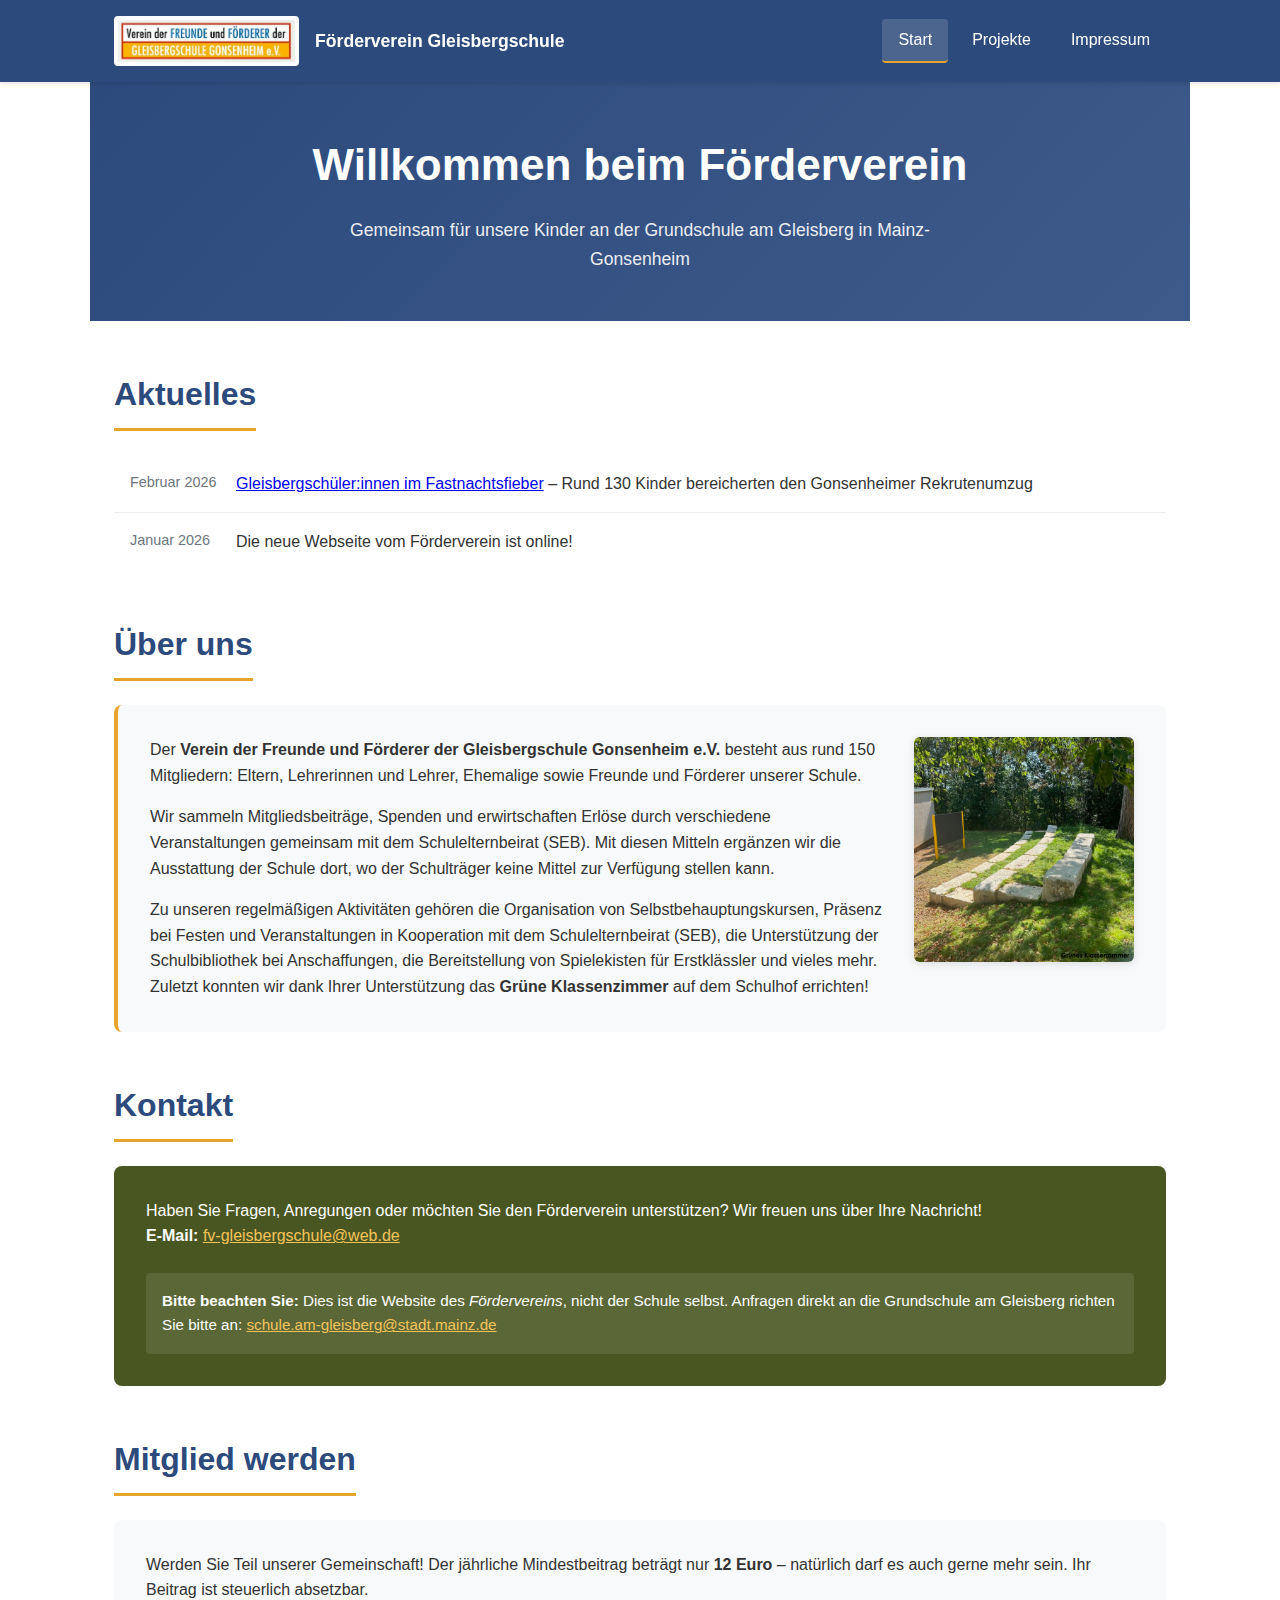
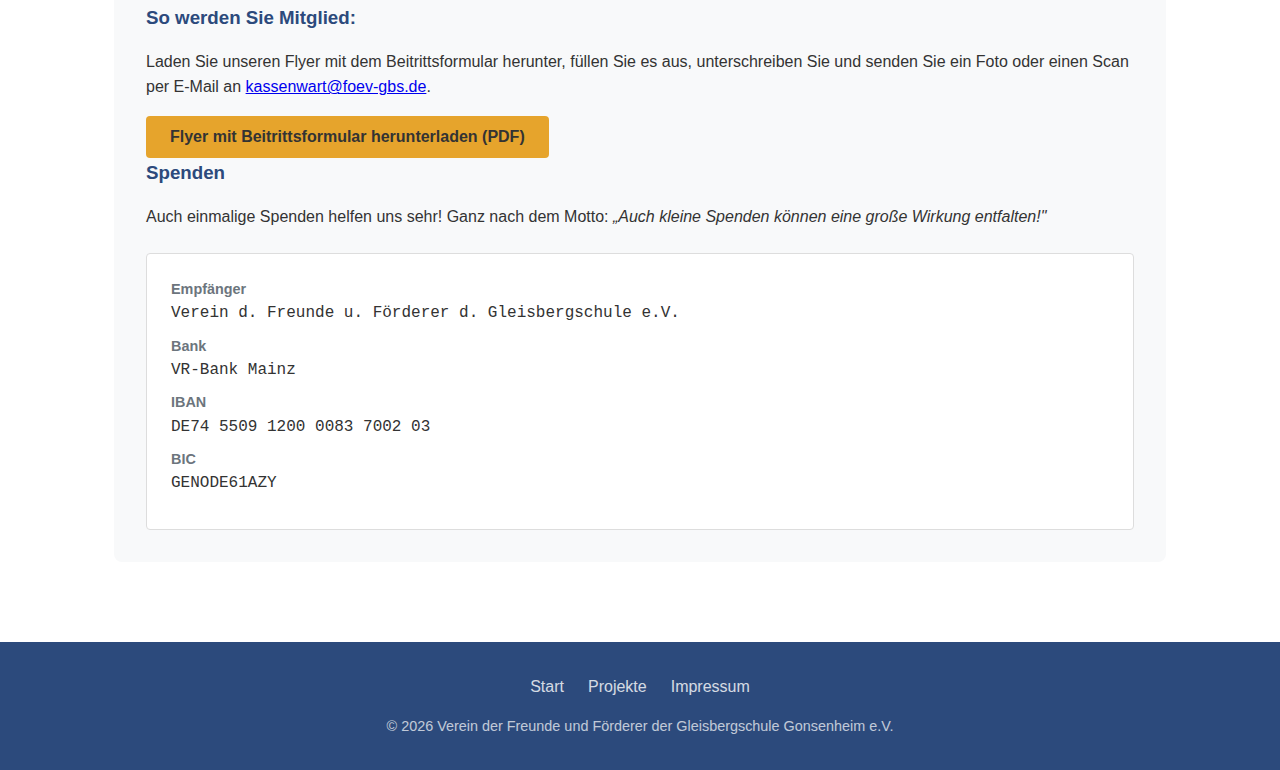
<file: website/index.html>
<!DOCTYPE html>
<html lang="de">
<head>
  <meta charset="UTF-8">
  <meta name="viewport" content="width=device-width, initial-scale=1.0">
  <meta name="description" content="Förderverein der Grundschule am Gleisberg in Mainz-Gonsenheim. Wir unterstützen die Schule bei Projekten, Veranstaltungen und der Ausstattung.">
  <meta name="keywords" content="Förderverein, Gleisbergschule, Mainz, Gonsenheim, Grundschule, Spenden">
  <meta name="author" content="Verein der Freunde und Förderer der Gleisbergschule Gonsenheim e.V.">
  <title>Förderverein Gleisbergschule Gonsenheim</title>
  <link rel="stylesheet" href="css/style_2026-02-24.css">
  <script src="js/includes_2026-02-24.js" defer></script>
</head>
<body>

  <!-- Header -->
  <div id="site-header"></div>

  <!-- Hauptinhalt -->
  <main>
    
    <!-- Hero-Bereich -->
    <section class="hero">
      <h1>Willkommen beim Förderverein</h1>
      <p>Gemeinsam für unsere Kinder an der Grundschule am Gleisberg in Mainz-Gonsenheim</p>
    </section>

    <!-- News-Abschnitt -->
    <section class="section">
      <h2 class="section-title">Aktuelles</h2>
      <ul class="news-list">
        <li>
          <span class="news-date">Februar 2026</span>
          <span class="news-text"><a href="news/2026-02_fastnachtsumzug_gonsenheim.html">Gleisbergschüler:innen im Fastnachtsfieber</a> – Rund 130 Kinder bereicherten den Gonsenheimer Rekrutenumzug</span>
        </li>
        <li>
          <span class="news-date">Januar 2026</span>
          <span class="news-text">Die neue Webseite vom Förderverein ist online!</span>
        </li>
      </ul>
    </section>

    <!-- Intro-Abschnitt -->
    <section class="section">
      <h2 class="section-title">Über uns</h2>
      <div class="intro-box">
        <img src="assets/projekte/Gruenes_Klassenzimmer.png" alt="Das Grüne Klassenzimmer auf dem Schulhof" class="intro-image">
        <p>
          Der <strong>Verein der Freunde und Förderer der Gleisbergschule Gonsenheim e.V.</strong> 
          besteht aus rund 150 Mitgliedern: Eltern, Lehrerinnen und Lehrer, Ehemalige sowie 
          Freunde und Förderer unserer Schule.
        </p>
        <p>
          Wir sammeln Mitgliedsbeiträge, Spenden und erwirtschaften Erlöse durch verschiedene 
          Veranstaltungen gemeinsam mit dem Schulelternbeirat (SEB). Mit diesen Mitteln ergänzen 
          wir die Ausstattung der Schule dort, wo der Schulträger keine Mittel zur Verfügung 
          stellen kann.
        </p>
        <p>
          Zu unseren regelmäßigen Aktivitäten gehören die Organisation von Selbstbehauptungskursen,
          Präsenz bei Festen und Veranstaltungen in Kooperation mit dem Schulelternbeirat (SEB),
          die Unterstützung der Schulbibliothek bei Anschaffungen,
          die Bereitstellung von Spielekisten für Erstklässler und vieles mehr. Zuletzt konnten wir 
          dank Ihrer Unterstützung das <strong>Grüne Klassenzimmer</strong> auf dem Schulhof errichten!
        </p>
      </div>
    </section>

    <!-- Kontakt-Abschnitt -->
    <section class="section">
      <h2 class="section-title">Kontakt</h2>
      <div class="contact-box">
        <p>
          Haben Sie Fragen, Anregungen oder möchten Sie den Förderverein unterstützen? 
          Wir freuen uns über Ihre Nachricht!
        </p>
        <p>
          <strong>E-Mail:</strong> 
          <a href="mailto:fv-gleisbergschule@web.de">fv-gleisbergschule@web.de</a>
        </p>
        <div class="note">
          <strong>Bitte beachten Sie:</strong> Dies ist die Website des <em>Fördervereins</em>, 
          nicht der Schule selbst. Anfragen direkt an die Grundschule am Gleisberg richten 
          Sie bitte an: 
          <a href="mailto:schule.am-gleisberg@stadt.mainz.de">schule.am-gleisberg@stadt.mainz.de</a>
        </div>
      </div>
    </section>

    <!-- Mitgliedschaft-Abschnitt -->
    <section class="section">
      <h2 class="section-title">Mitglied werden</h2>
      <div class="membership-box">
        <p>
          Werden Sie Teil unserer Gemeinschaft! Der jährliche Mindestbeitrag beträgt nur 
          <strong>12 Euro</strong> – natürlich darf es auch gerne mehr sein. Ihr Beitrag 
          ist steuerlich absetzbar.
        </p>
        
        <h3>So werden Sie Mitglied:</h3>
        <p>
          Laden Sie unseren Flyer mit dem Beitrittsformular herunter, füllen Sie es aus, 
          unterschreiben Sie und senden Sie ein Foto oder einen Scan per E-Mail an 
          <a href="mailto:kassenwart@foev-gbs.de">kassenwart@foev-gbs.de</a>.
        </p>
        <a href="assets/Flyer_Förderverein_2022_240707_073600.pdf" class="btn" download>
          Flyer mit Beitrittsformular herunterladen (PDF)
        </a>
        
        <h3>Spenden</h3>
        <p>
          Auch einmalige Spenden helfen uns sehr! Ganz nach dem Motto: 
          <em>„Auch kleine Spenden können eine große Wirkung entfalten!"</em>
        </p>
        <dl class="bank-details">
          <dt>Empfänger</dt>
          <dd>Verein d. Freunde u. Förderer d. Gleisbergschule e.V.</dd>
          <dt>Bank</dt>
          <dd>VR-Bank Mainz</dd>
          <dt>IBAN</dt>
          <dd>DE74 5509 1200 0083 7002 03</dd>
          <dt>BIC</dt>
          <dd>GENODE61AZY</dd>
        </dl>
      </div>
    </section>

  </main>

  <!-- Footer -->
  <div id="site-footer"></div>

</body>
</html>
</file>
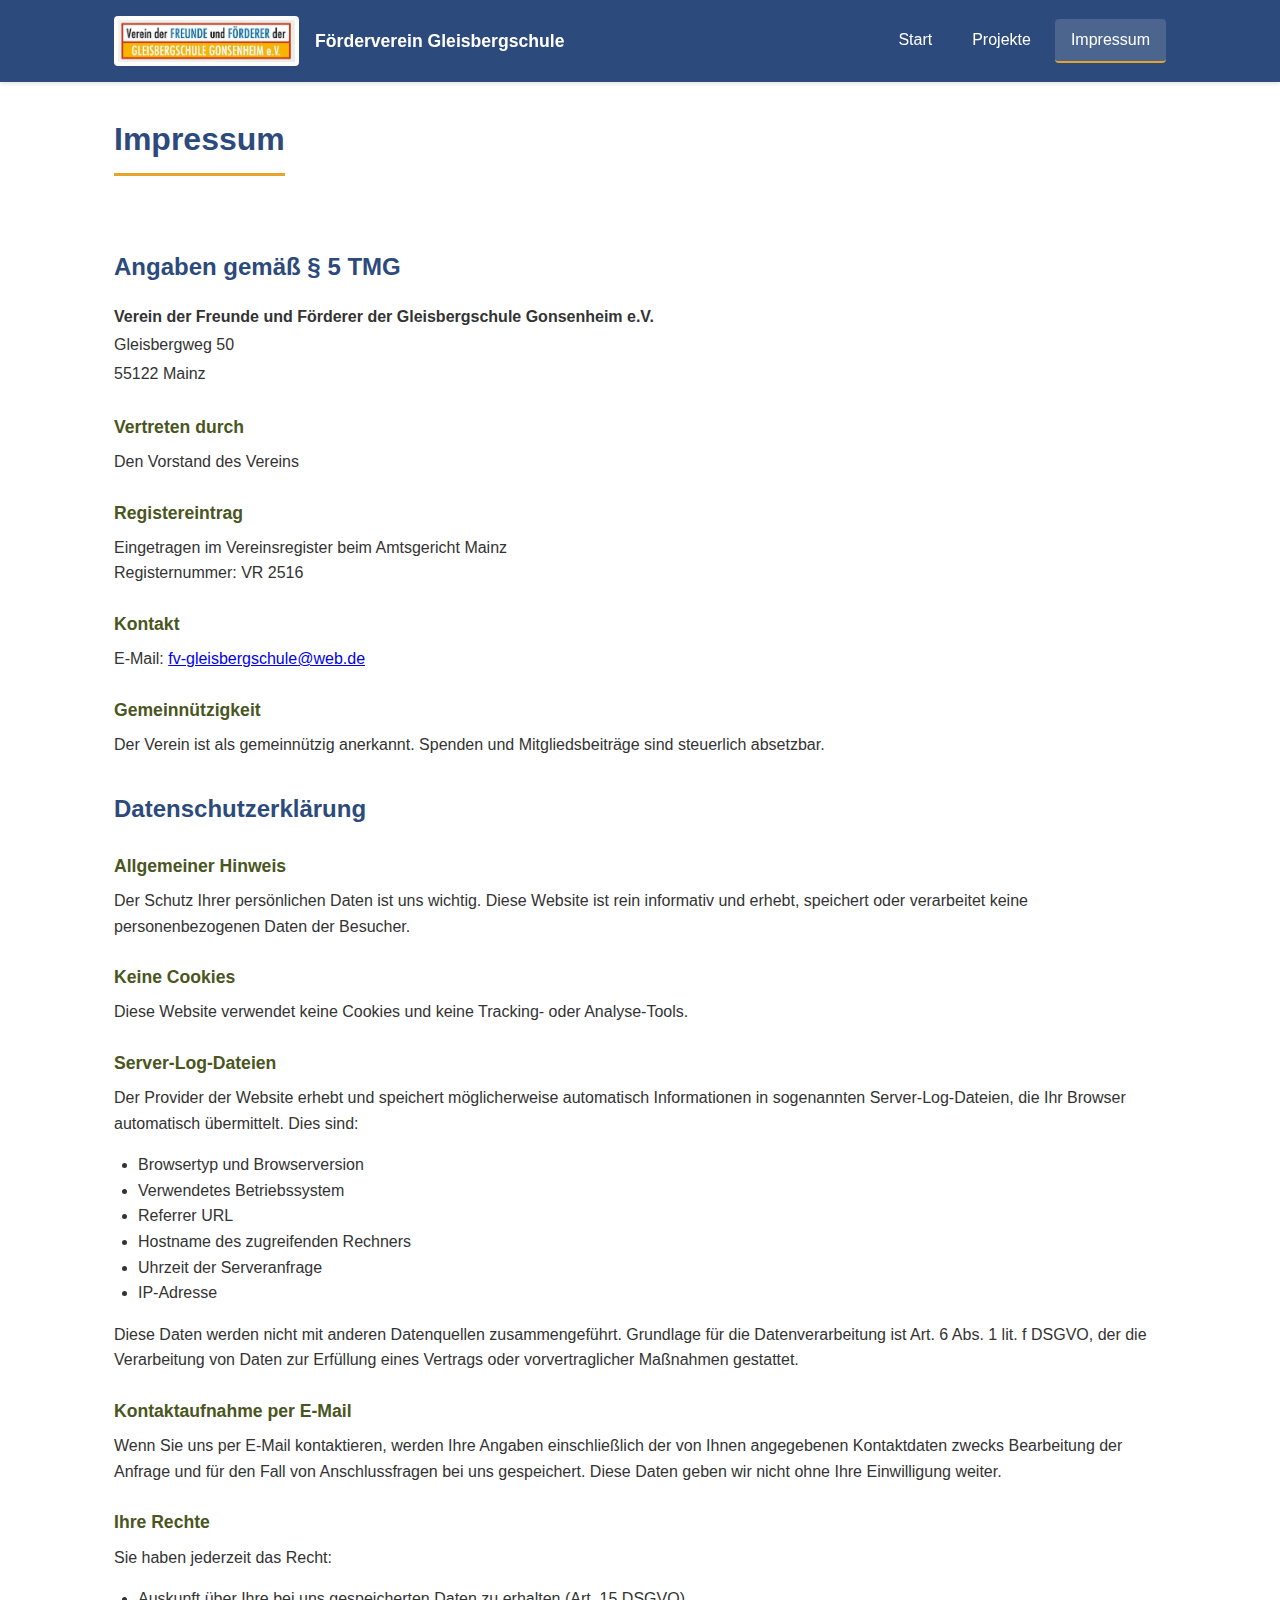
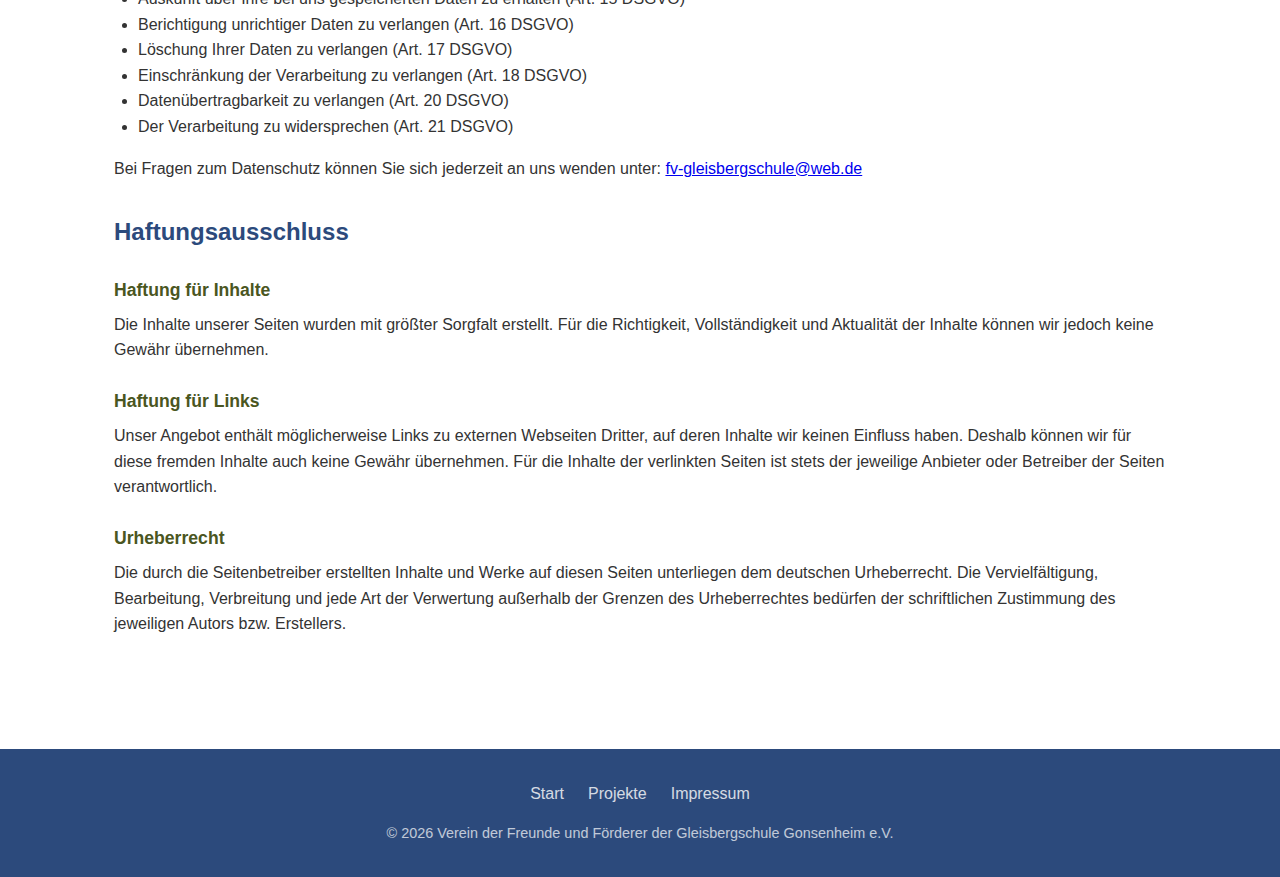
<file: website/impressum.html>
<!DOCTYPE html>
<html lang="de">
<head>
  <meta charset="UTF-8">
  <meta name="viewport" content="width=device-width, initial-scale=1.0">
  <meta name="description" content="Impressum und Datenschutzhinweise des Fördervereins der Grundschule am Gleisberg in Mainz-Gonsenheim.">
  <meta name="robots" content="noindex">
  <meta name="author" content="Verein der Freunde und Förderer der Gleisbergschule Gonsenheim e.V.">
  <title>Impressum – Förderverein Gleisbergschule</title>
  <link rel="stylesheet" href="css/style_2026-02-24.css">
  <script src="js/includes_2026-02-24.js" defer></script>
</head>
<body>

  <!-- Header -->
  <div id="site-header"></div>

  <!-- Hauptinhalt -->
  <main>

    <section class="section">
      <h1 class="section-title">Impressum</h1>
    </section>

    <section class="legal-section">
      <h2>Angaben gemäß § 5 TMG</h2>
      <address>
        <strong>Verein der Freunde und Förderer der Gleisbergschule Gonsenheim e.V.</strong><br>
        Gleisbergweg 50<br>
        55122 Mainz
      </address>
      
      <h3>Vertreten durch</h3>
      <p>Den Vorstand des Vereins</p>
      
      <h3>Registereintrag</h3>
      <p>
        Eingetragen im Vereinsregister beim Amtsgericht Mainz<br>
        Registernummer: VR 2516
      </p>
      
      <h3>Kontakt</h3>
      <p>
        E-Mail: <a href="mailto:fv-gleisbergschule@web.de">fv-gleisbergschule@web.de</a>
      </p>
      
      <h3>Gemeinnützigkeit</h3>
      <p>
        Der Verein ist als gemeinnützig anerkannt. Spenden und Mitgliedsbeiträge sind 
        steuerlich absetzbar.
      </p>
    </section>

    <section class="legal-section">
      <h2>Datenschutzerklärung</h2>
      
      <h3>Allgemeiner Hinweis</h3>
      <p>
        Der Schutz Ihrer persönlichen Daten ist uns wichtig. Diese Website ist rein 
        informativ und erhebt, speichert oder verarbeitet keine personenbezogenen Daten 
        der Besucher.
      </p>
      
      <h3>Keine Cookies</h3>
      <p>
        Diese Website verwendet keine Cookies und keine Tracking- oder Analyse-Tools.
      </p>
      
      <h3>Server-Log-Dateien</h3>
      <p>
        Der Provider der Website erhebt und speichert möglicherweise automatisch 
        Informationen in sogenannten Server-Log-Dateien, die Ihr Browser automatisch 
        übermittelt. Dies sind:
      </p>
      <ul>
        <li>Browsertyp und Browserversion</li>
        <li>Verwendetes Betriebssystem</li>
        <li>Referrer URL</li>
        <li>Hostname des zugreifenden Rechners</li>
        <li>Uhrzeit der Serveranfrage</li>
        <li>IP-Adresse</li>
      </ul>
      <p>
        Diese Daten werden nicht mit anderen Datenquellen zusammengeführt. Grundlage 
        für die Datenverarbeitung ist Art. 6 Abs. 1 lit. f DSGVO, der die Verarbeitung 
        von Daten zur Erfüllung eines Vertrags oder vorvertraglicher Maßnahmen gestattet.
      </p>
      
      <h3>Kontaktaufnahme per E-Mail</h3>
      <p>
        Wenn Sie uns per E-Mail kontaktieren, werden Ihre Angaben einschließlich der von 
        Ihnen angegebenen Kontaktdaten zwecks Bearbeitung der Anfrage und für den Fall 
        von Anschlussfragen bei uns gespeichert. Diese Daten geben wir nicht ohne Ihre 
        Einwilligung weiter.
      </p>
      
      <h3>Ihre Rechte</h3>
      <p>Sie haben jederzeit das Recht:</p>
      <ul>
        <li>Auskunft über Ihre bei uns gespeicherten Daten zu erhalten (Art. 15 DSGVO)</li>
        <li>Berichtigung unrichtiger Daten zu verlangen (Art. 16 DSGVO)</li>
        <li>Löschung Ihrer Daten zu verlangen (Art. 17 DSGVO)</li>
        <li>Einschränkung der Verarbeitung zu verlangen (Art. 18 DSGVO)</li>
        <li>Datenübertragbarkeit zu verlangen (Art. 20 DSGVO)</li>
        <li>Der Verarbeitung zu widersprechen (Art. 21 DSGVO)</li>
      </ul>
      <p>
        Bei Fragen zum Datenschutz können Sie sich jederzeit an uns wenden unter: 
        <a href="mailto:fv-gleisbergschule@web.de">fv-gleisbergschule@web.de</a>
      </p>
    </section>

    <section class="legal-section">
      <h2>Haftungsausschluss</h2>
      
      <h3>Haftung für Inhalte</h3>
      <p>
        Die Inhalte unserer Seiten wurden mit größter Sorgfalt erstellt. Für die 
        Richtigkeit, Vollständigkeit und Aktualität der Inhalte können wir jedoch 
        keine Gewähr übernehmen.
      </p>
      
      <h3>Haftung für Links</h3>
      <p>
        Unser Angebot enthält möglicherweise Links zu externen Webseiten Dritter, auf 
        deren Inhalte wir keinen Einfluss haben. Deshalb können wir für diese fremden 
        Inhalte auch keine Gewähr übernehmen. Für die Inhalte der verlinkten Seiten 
        ist stets der jeweilige Anbieter oder Betreiber der Seiten verantwortlich.
      </p>
      
      <h3>Urheberrecht</h3>
      <p>
        Die durch die Seitenbetreiber erstellten Inhalte und Werke auf diesen Seiten 
        unterliegen dem deutschen Urheberrecht. Die Vervielfältigung, Bearbeitung, 
        Verbreitung und jede Art der Verwertung außerhalb der Grenzen des Urheberrechtes 
        bedürfen der schriftlichen Zustimmung des jeweiligen Autors bzw. Erstellers.
      </p>
    </section>

  </main>

  <!-- Footer -->
  <div id="site-footer"></div>

</body>
</html>
</file>
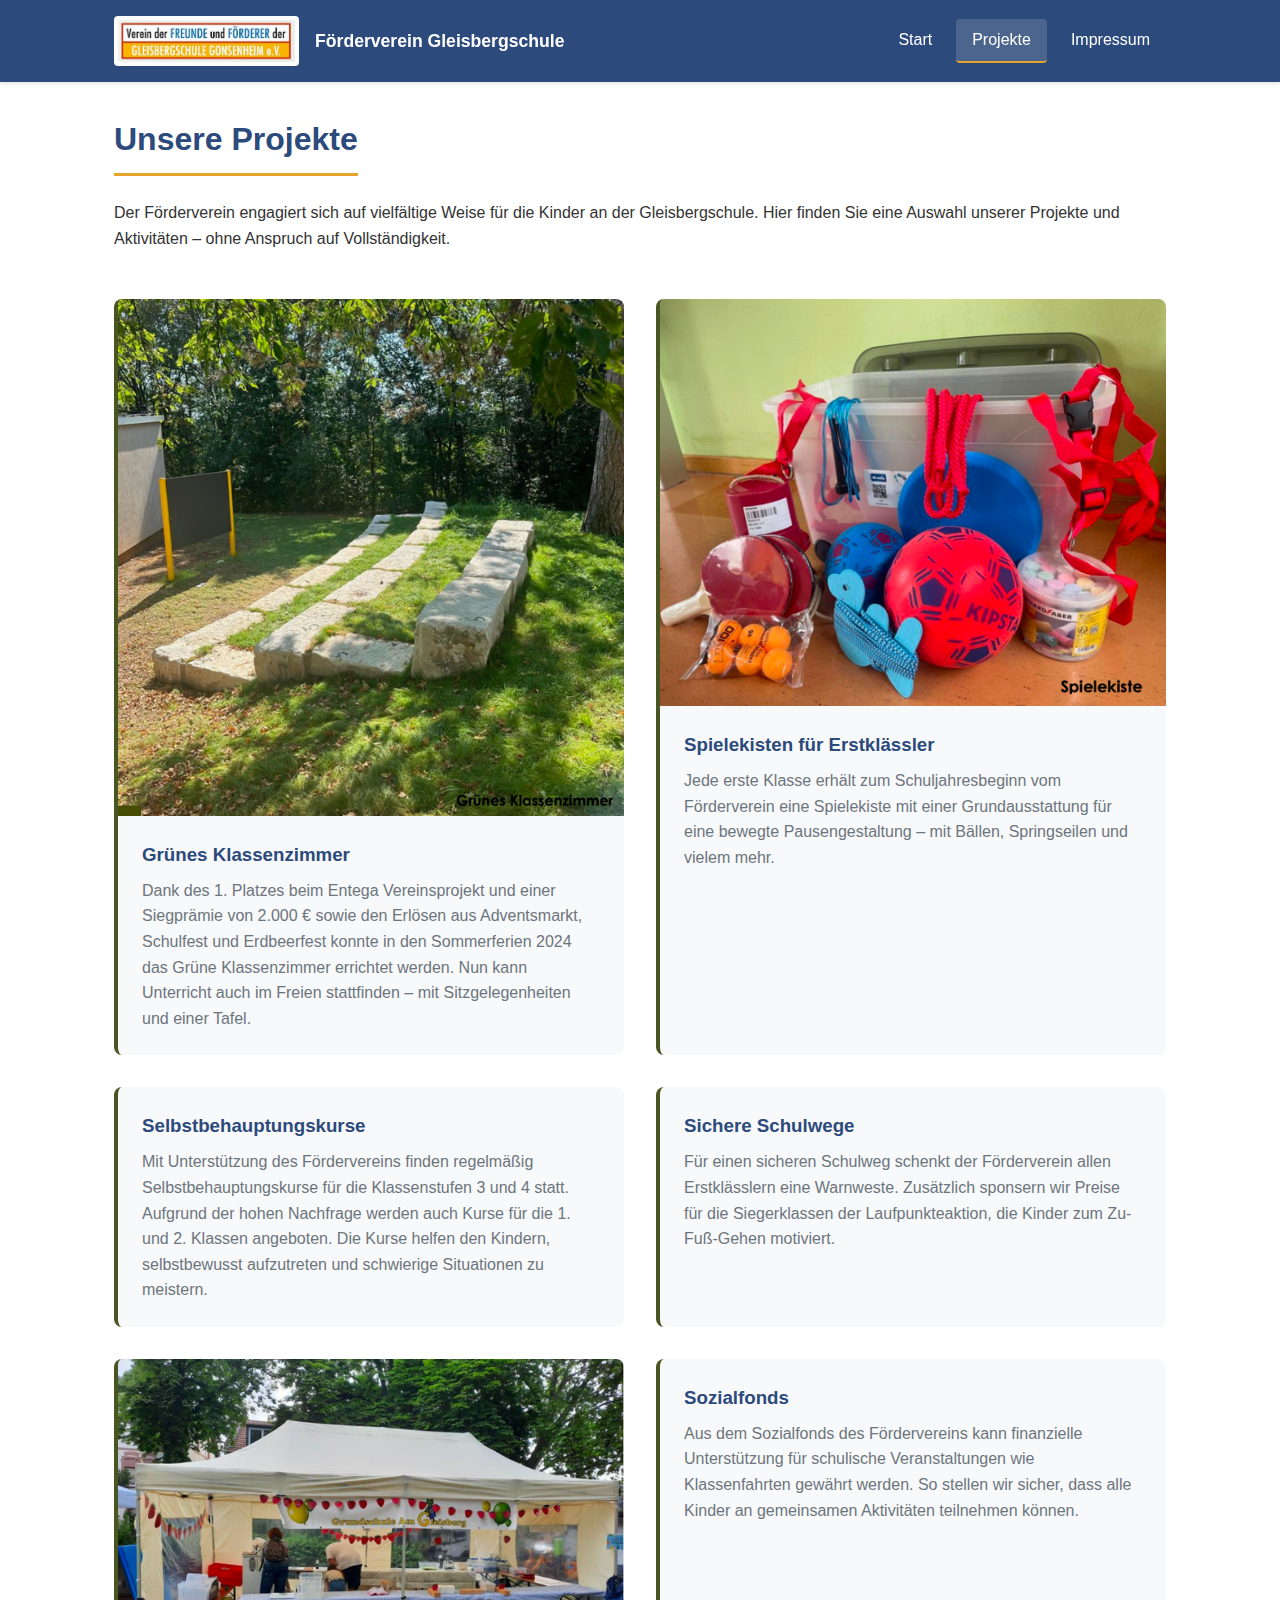
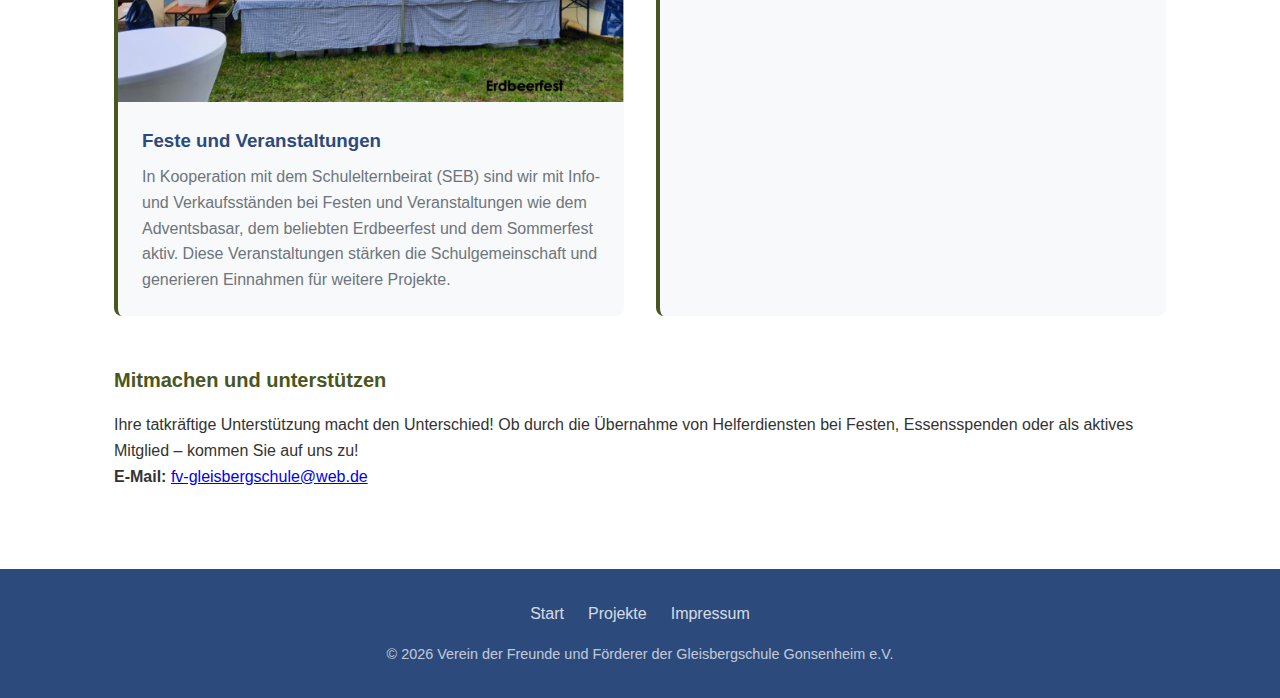
<file: website/projekte.html>
<!DOCTYPE html>
<html lang="de">
<head>
  <meta charset="UTF-8">
  <meta name="viewport" content="width=device-width, initial-scale=1.0">
  <meta name="description" content="Projekte des Fördervereins der Grundschule am Gleisberg: Grünes Klassenzimmer, Spielekisten, Selbstbehauptungskurse und mehr.">
  <meta name="keywords" content="Förderverein, Gleisbergschule, Projekte, Grünes Klassenzimmer, Spielekisten">
  <meta name="author" content="Verein der Freunde und Förderer der Gleisbergschule Gonsenheim e.V.">
  <title>Projekte – Förderverein Gleisbergschule</title>
  <link rel="stylesheet" href="css/style_2026-02-24.css">
  <script src="js/includes_2026-02-24.js" defer></script>
</head>
<body>

  <!-- Header -->
  <div id="site-header"></div>

  <!-- Hauptinhalt -->
  <main>

    <section class="section">
      <h1 class="section-title">Unsere Projekte</h1>
      <p>
        Der Förderverein engagiert sich auf vielfältige Weise für die Kinder an der 
        Gleisbergschule. Hier finden Sie eine Auswahl unserer Projekte und Aktivitäten 
        – ohne Anspruch auf Vollständigkeit.
      </p>
    </section>

    <section class="section">
      <div class="project-grid">

        <!-- Grünes Klassenzimmer -->
        <article class="project-card">
          <img src="assets/projekte/Gruenes_Klassenzimmer.png" alt="Das Grüne Klassenzimmer auf dem Schulhof" class="project-image">
          <div class="project-card-content">
            <h3>Grünes Klassenzimmer</h3>
            <p>
              Dank des 1. Platzes beim Entega Vereinsprojekt und einer Siegprämie von 2.000 € 
              sowie den Erlösen aus Adventsmarkt, Schulfest und Erdbeerfest konnte in den 
              Sommerferien 2024 das Grüne Klassenzimmer errichtet werden. Nun kann Unterricht 
              auch im Freien stattfinden – mit Sitzgelegenheiten und einer Tafel.
            </p>
          </div>
        </article>

        <!-- Spielekisten -->
        <article class="project-card">
          <img src="assets/projekte/Spielekiste.png" alt="Spielekiste für Erstklässler" class="project-image">
          <div class="project-card-content">
            <h3>Spielekisten für Erstklässler</h3>
            <p>
              Jede erste Klasse erhält zum Schuljahresbeginn vom Förderverein eine 
              Spielekiste mit einer Grundausstattung für eine bewegte Pausengestaltung – 
              mit Bällen, Springseilen und vielem mehr.
            </p>
          </div>
        </article>

        <!-- Selbstbehauptungskurse -->
        <article class="project-card">
          <div class="project-card-content">
            <h3>Selbstbehauptungskurse</h3>
            <p>
              Mit Unterstützung des Fördervereins finden regelmäßig Selbstbehauptungskurse 
              für die Klassenstufen 3 und 4 statt. Aufgrund der hohen Nachfrage werden 
              auch Kurse für die 1. und 2. Klassen angeboten. Die Kurse helfen den Kindern, 
              selbstbewusst aufzutreten und schwierige Situationen zu meistern.
            </p>
          </div>
        </article>

        <!-- Warnwesten -->
        <article class="project-card">
          <div class="project-card-content">
            <h3>Sichere Schulwege</h3>
            <p>
              Für einen sicheren Schulweg schenkt der Förderverein allen Erstklässlern 
              eine Warnweste. Zusätzlich sponsern wir Preise für die Siegerklassen der 
              Laufpunkteaktion, die Kinder zum Zu-Fuß-Gehen motiviert.
            </p>
          </div>
        </article>

        <!-- Feste und Veranstaltungen -->
        <article class="project-card">
          <img src="assets/events/Erdbeerfest.png" alt="Erdbeerfest an der Gleisbergschule" class="project-image">
          <div class="project-card-content">
            <h3>Feste und Veranstaltungen</h3>
            <p>
              In Kooperation mit dem Schulelternbeirat (SEB) sind wir mit Info- und Verkaufsständen
              bei Festen und Veranstaltungen wie dem Adventsbasar, dem beliebten Erdbeerfest und dem 
              Sommerfest aktiv. Diese Veranstaltungen stärken die Schulgemeinschaft und 
              generieren Einnahmen für weitere Projekte.
            </p>
          </div>
        </article>

        <!-- Sozialfonds -->
        <article class="project-card">
          <div class="project-card-content">
            <h3>Sozialfonds</h3>
            <p>
              Aus dem Sozialfonds des Fördervereins kann finanzielle Unterstützung für 
              schulische Veranstaltungen wie Klassenfahrten gewährt werden. So stellen 
              wir sicher, dass alle Kinder an gemeinsamen Aktivitäten teilnehmen können.
            </p>
          </div>
        </article>

        <!-- Ferienbetreuung -->
        <!--
        <article class="project-card">
          <div class="project-card-content">
            <h3>Ferienbetreuung</h3>
            <p>
              Der Förderverein stellt den organisatorischen Rahmen für die dreiwöchige 
              Ferienbetreuung in den Sommerferien, die in enger Kooperation mit dem 
              Gonsenheimer Jugendzentrum GoFi stattfindet.
            </p>
          </div>
        </article>
        -->
        <!-- T-Shirts -->
        <!--
        <article class="project-card">
          <div class="project-card-content">
            <h3>Schul-T-Shirts</h3>
            <p>
              Der Förderverein hat Gleisbergschule-T-Shirts auf Lager, die für 10 € 
              erworben werden können – für Kinder und Erwachsene. Bei Interesse 
              schreiben Sie uns einfach eine E-Mail.
            </p>
          </div>
        </article>
        -->

      </div>
    </section>

    <section class="section">
      <h2 class="section-subtitle">Mitmachen und unterstützen</h2>
      <p>
        Ihre tatkräftige Unterstützung macht den Unterschied! Ob durch die Übernahme 
        von Helferdiensten bei Festen, Essensspenden oder als aktives Mitglied – 
        kommen Sie auf uns zu!
      </p>
      <p>
        <strong>E-Mail:</strong> 
        <a href="mailto:fv-gleisbergschule@web.de">fv-gleisbergschule@web.de</a>
      </p>
    </section>

  </main>

  <!-- Footer -->
  <div id="site-footer"></div>

</body>
</html>
</file>
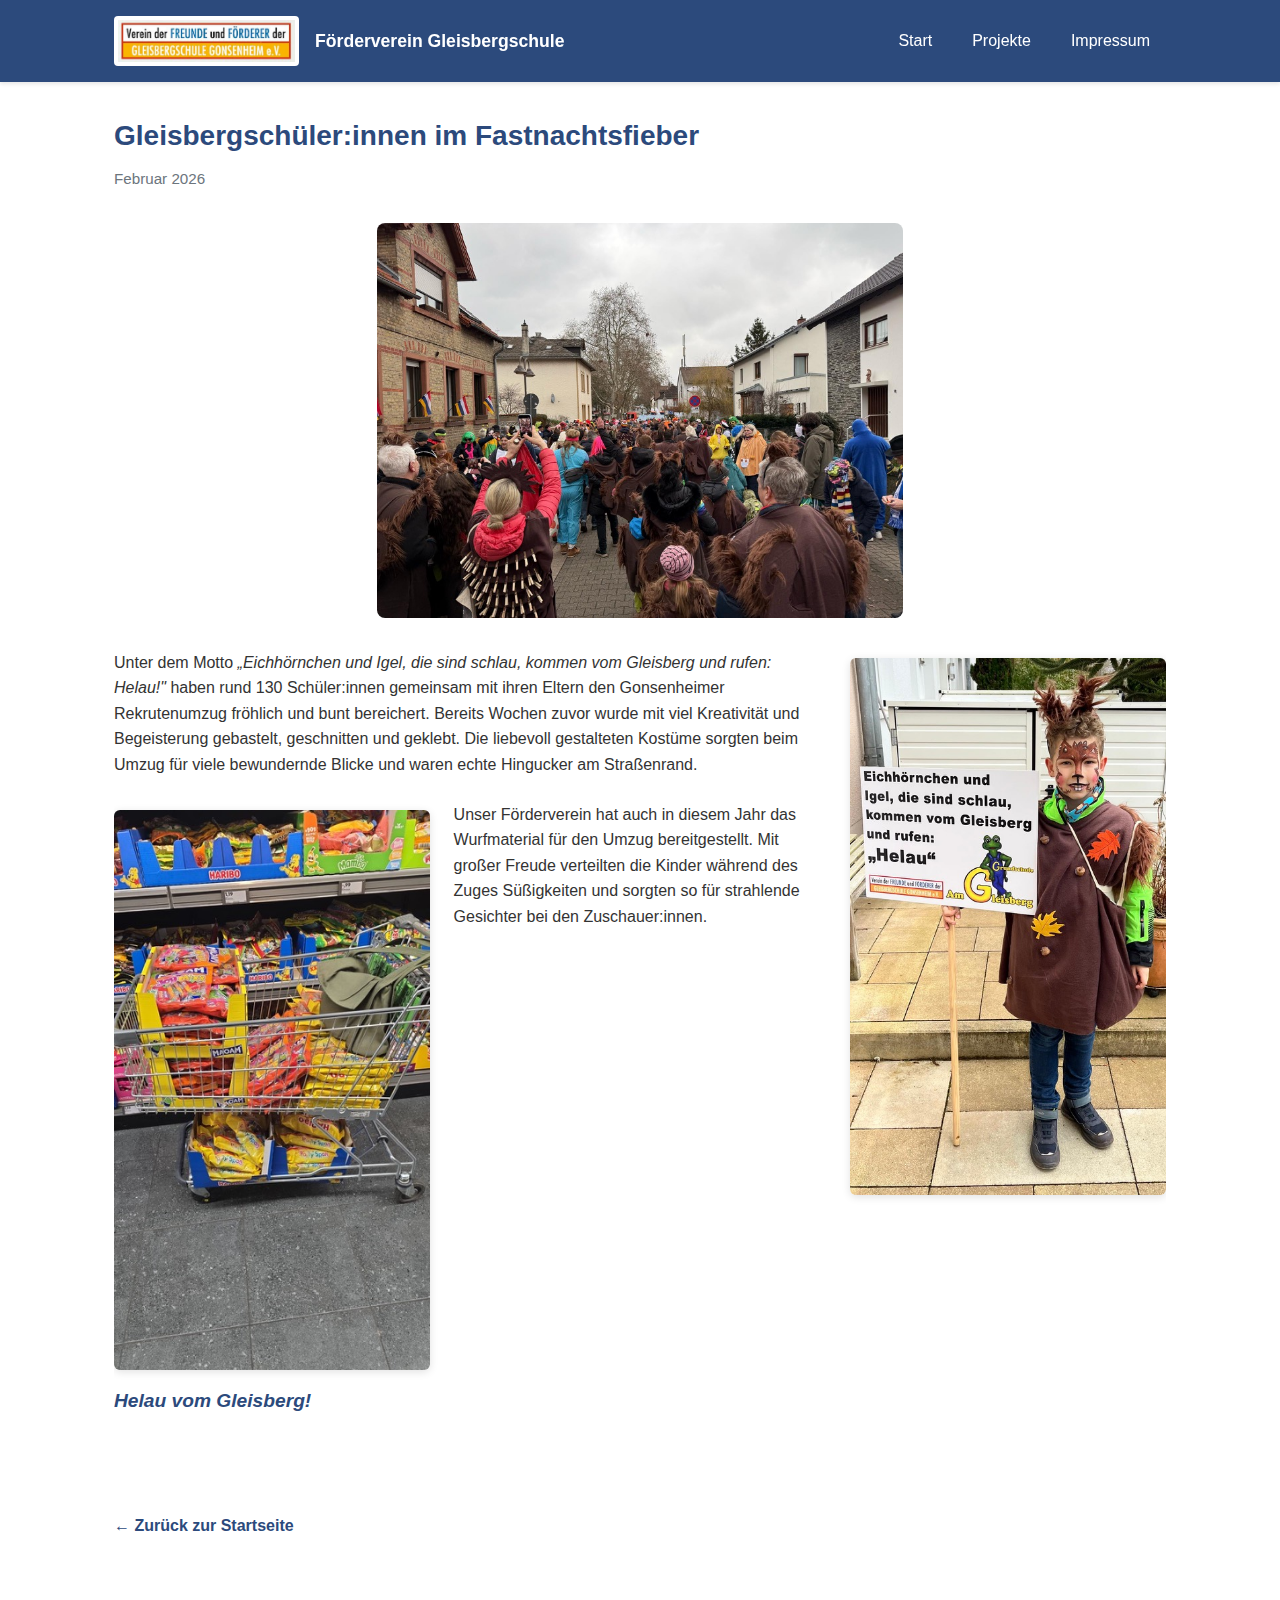
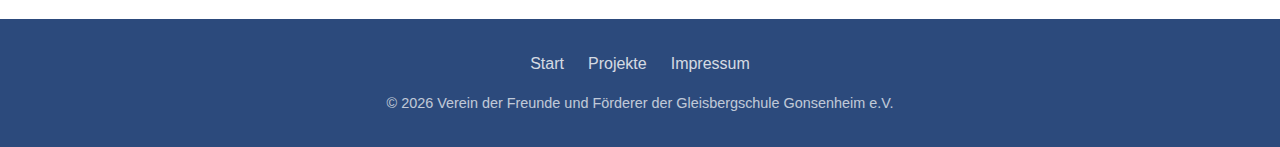
<file: website/news/2026-02_fastnachtsumzug_gonsenheim.html>
<!DOCTYPE html>
<html lang="de">
<head>
  <meta charset="UTF-8">
  <meta name="viewport" content="width=device-width, initial-scale=1.0">
  <meta name="description" content="Rund 130 Gleisbergschüler:innen bereicherten den Gonsenheimer Rekrutenumzug 2026 mit kreativen Kostümen und viel Helau.">
  <meta name="author" content="Verein der Freunde und Förderer der Gleisbergschule Gonsenheim e.V.">
  <title>Fastnachtsumzug 2026 – Förderverein Gleisbergschule</title>
  <link rel="stylesheet" href="../css/style_2026-02-24.css">
  <script src="../js/includes_2026-02-24.js" defer></script>
</head>
<body>

  <div id="site-header"></div>

  <main>
    <article class="article">
      <h1 class="article-title">Gleisbergschüler:innen im Fastnachtsfieber</h1>
      <p class="article-meta">Februar 2026</p>

      <img src="../assets/events/2026-02_Umzug_Gonsenheim_Umzug.jpeg"
           alt="Gleisbergschüler:innen beim Gonsenheimer Rekrutenumzug 2026"
           class="article-hero">

      <div class="article-body">
        <img src="../assets/events/2026-02_Umzug_Gonsenheim_Junge_mit_Schild.jpeg"
             alt="Kind im Eichhörnchen-Kostüm mit Gleisbergschule-Schild"
             class="float-right">
        <p>
          Unter dem Motto <em>„Eichhörnchen und Igel, die sind schlau, kommen vom
          Gleisberg und rufen: Helau!"</em> haben rund 130 Schüler:innen gemeinsam
          mit ihren Eltern den Gonsenheimer Rekrutenumzug fröhlich und bunt bereichert.
          Bereits Wochen zuvor wurde mit viel Kreativität und Begeisterung gebastelt,
          geschnitten und geklebt. Die liebevoll gestalteten Kostüme sorgten beim Umzug
          für viele bewundernde Blicke und waren echte Hingucker am Straßenrand.
        </p>

        <img src="../assets/events/2026-02_Umzug_Gonsenheim_Wurfmaterial.jpeg"
             alt="Einkaufswagen voller Wurfmaterial für den Umzug"
             class="float-left">
        <p>
          Unser Förderverein hat auch in diesem Jahr das Wurfmaterial für den Umzug
          bereitgestellt. Mit großer Freude verteilten die Kinder während des Zuges
          Süßigkeiten und sorgten so für strahlende Gesichter bei den
          Zuschauer:innen.
        </p>

        <p class="article-closing"><em>Helau vom Gleisberg!</em></p>
      </div>
    </article>

    <a href="../index.html" class="back-link">&larr; Zurück zur Startseite</a>
  </main>

  <div id="site-footer"></div>

</body>
</html>
</file>
<file: website/css/style_2026-02-24.css>
/* ===========================================
   Förderverein Gleisbergschule - Stylesheet
   Farben inspiriert vom Newsletter 2024
   =========================================== */

/* CSS Reset und Grundlagen */
*, *::before, *::after {
  box-sizing: border-box;
  margin: 0;
  padding: 0;
}

:root {
  /* Hauptfarben aus Logo und Newsletter */
  --color-primary: #2C4A7C;       /* Dunkelblau */
  --color-secondary: #4A5621;     /* Olivgrün */
  --color-accent: #E6A42C;        /* Orange/Gelb */
  --color-accent-light: #F5C45A;  /* Helles Orange */
  
  /* Neutrale Farben */
  --color-white: #FFFFFF;
  --color-light: #F8F9FA;
  --color-gray: #6C757D;
  --color-dark: #333333;
  
  /* Abstände */
  --spacing-xs: 0.5rem;
  --spacing-sm: 1rem;
  --spacing-md: 1.5rem;
  --spacing-lg: 2rem;
  --spacing-xl: 3rem;
  
  /* Schriften */
  --font-main: -apple-system, BlinkMacSystemFont, 'Segoe UI', Roboto, Oxygen, Ubuntu, sans-serif;
  --font-size-base: 16px;
  --line-height: 1.6;
  
  /* Breiten */
  --max-width: 1100px;
}

html {
  font-size: var(--font-size-base);
  scroll-behavior: smooth;
}

body {
  font-family: var(--font-main);
  line-height: var(--line-height);
  color: var(--color-dark);
  background-color: var(--color-white);
}

/* ===========================================
   Header
   =========================================== */

.site-header {
  background-color: var(--color-primary);
  color: var(--color-white);
  padding: var(--spacing-sm) 0;
  position: sticky;
  top: 0;
  z-index: 100;
  box-shadow: 0 2px 4px rgba(0, 0, 0, 0.1);
}

.header-container {
  max-width: var(--max-width);
  margin: 0 auto;
  padding: 0 var(--spacing-md);
  display: flex;
  flex-wrap: wrap;
  align-items: center;
  justify-content: space-between;
  gap: var(--spacing-sm);
}

.logo {
  display: flex;
  align-items: center;
  text-decoration: none;
  color: var(--color-white);
}

.logo img {
  height: 50px;
  width: auto;
  background-color: var(--color-white);
  padding: 4px;
  border-radius: 4px;
}

.logo-text {
  font-size: 1.1rem;
  font-weight: 600;
  margin-left: var(--spacing-sm);
  display: none;
}

/* Navigation */
.main-nav ul {
  list-style: none;
  display: flex;
  gap: var(--spacing-xs);
}

.main-nav a {
  display: block;
  padding: var(--spacing-xs) var(--spacing-sm);
  color: var(--color-white);
  text-decoration: none;
  border-radius: 4px;
  transition: background-color 0.2s ease;
}

.main-nav a:hover,
.main-nav a.active {
  background-color: rgba(255, 255, 255, 0.15);
}

.main-nav a.active {
  border-bottom: 2px solid var(--color-accent);
}

/* ===========================================
   Haupt-Inhalt
   =========================================== */

main {
  max-width: var(--max-width);
  margin: 0 auto;
  padding: var(--spacing-lg) var(--spacing-md);
}

/* Abschnitte */
.section {
  margin-bottom: var(--spacing-xl);
}

.section:last-child {
  margin-bottom: 0;
}

.section-title {
  color: var(--color-primary);
  font-size: 1.75rem;
  margin-bottom: var(--spacing-md);
  padding-bottom: var(--spacing-xs);
  border-bottom: 3px solid var(--color-accent);
  display: inline-block;
}

.section-subtitle {
  color: var(--color-secondary);
  font-size: 1.25rem;
  margin-top: var(--spacing-md);
  margin-bottom: var(--spacing-sm);
}

/* Hero-Bereich (Startseite) */
.hero {
  background: linear-gradient(135deg, var(--color-primary) 0%, #3D5A8A 100%);
  color: var(--color-white);
  padding: var(--spacing-xl) var(--spacing-md);
  margin: calc(-1 * var(--spacing-lg)) calc(-1 * var(--spacing-md)) var(--spacing-xl);
  text-align: center;
}

.hero h1 {
  font-size: 2rem;
  margin-bottom: var(--spacing-sm);
}

.hero p {
  font-size: 1.1rem;
  opacity: 0.9;
  max-width: 600px;
  margin: 0 auto;
}

/* Intro-Box */
.intro-box {
  background-color: var(--color-light);
  padding: var(--spacing-lg);
  border-radius: 8px;
  border-left: 4px solid var(--color-accent);
  overflow: hidden; /* für float clearfix */
}

.intro-box p {
  margin-bottom: var(--spacing-sm);
}

.intro-box p:last-child {
  margin-bottom: 0;
}

.intro-image {
  float: right;
  width: 40%;
  max-width: 220px;
  height: auto;
  margin: 0 0 var(--spacing-xs) var(--spacing-md);
  border-radius: 6px;
  box-shadow: 0 2px 8px rgba(0, 0, 0, 0.12);
}

@media (max-width: 500px) {
  .intro-image {
    width: 38%;
    max-width: 140px;
    margin: 0 0 var(--spacing-xs) var(--spacing-sm);
  }
}

/* News-Liste */
.news-list {
  list-style: none;
}

.news-list li {
  padding: var(--spacing-sm);
  border-bottom: 1px solid #eee;
  display: flex;
  gap: var(--spacing-sm);
}

.news-list li:last-child {
  border-bottom: none;
}

.news-date {
  color: var(--color-gray);
  font-size: 0.9rem;
  min-width: 90px;
  flex-shrink: 0;
}

.news-text {
  flex-grow: 1;
}

/* Kontakt-Box */
.contact-box {
  background-color: var(--color-secondary);
  color: var(--color-white);
  padding: var(--spacing-lg);
  border-radius: 8px;
}

.contact-box a {
  color: var(--color-accent-light);
}

.contact-box .note {
  background-color: rgba(255, 255, 255, 0.1);
  padding: var(--spacing-sm);
  border-radius: 4px;
  margin-top: var(--spacing-md);
  font-size: 0.95rem;
}

/* Mitgliedschaft-Box */
.membership-box {
  background-color: var(--color-light);
  padding: var(--spacing-lg);
  border-radius: 8px;
}

.membership-box h3 {
  color: var(--color-primary);
  margin-bottom: var(--spacing-sm);
}

.bank-details {
  background-color: var(--color-white);
  padding: var(--spacing-md);
  border-radius: 4px;
  border: 1px solid #ddd;
  margin-top: var(--spacing-md);
}

.bank-details dt {
  font-weight: 600;
  color: var(--color-gray);
  font-size: 0.9rem;
}

.bank-details dd {
  margin-bottom: var(--spacing-xs);
  font-family: monospace;
  font-size: 1rem;
}

/* Download-Button */
.btn {
  display: inline-block;
  padding: var(--spacing-xs) var(--spacing-md);
  background-color: var(--color-accent);
  color: var(--color-dark);
  text-decoration: none;
  border-radius: 4px;
  font-weight: 600;
  transition: background-color 0.2s ease;
  margin-top: var(--spacing-sm);
}

.btn:hover {
  background-color: var(--color-accent-light);
}

/* ===========================================
   Projekte-Seite
   =========================================== */

.project-grid {
  display: grid;
  gap: var(--spacing-lg);
}

.project-card {
  background-color: var(--color-light);
  border-radius: 8px;
  overflow: hidden;
  border-left: 4px solid var(--color-secondary);
}

.project-card-content {
  padding: var(--spacing-md);
}

.project-card h3 {
  color: var(--color-primary);
  margin-bottom: var(--spacing-xs);
}

.project-card p {
  color: var(--color-gray);
}

.project-image {
  width: 100%;
  height: auto;
  display: block;
}

/* ===========================================
   Impressum-Seite
   =========================================== */

.legal-section {
  margin-bottom: var(--spacing-lg);
}

.legal-section h2 {
  color: var(--color-primary);
  font-size: 1.5rem;
  margin-bottom: var(--spacing-sm);
}

.legal-section h3 {
  color: var(--color-secondary);
  font-size: 1.1rem;
  margin-top: var(--spacing-md);
  margin-bottom: var(--spacing-xs);
}

.legal-section p,
.legal-section ul {
  margin-bottom: var(--spacing-sm);
}

.legal-section ul {
  padding-left: var(--spacing-md);
}

address {
  font-style: normal;
  line-height: 1.8;
}

/* ===========================================
   Artikel-Seiten (News)
   =========================================== */

.article {
  margin-bottom: var(--spacing-xl);
}

.article-title {
  color: var(--color-primary);
  font-size: 1.75rem;
  margin-bottom: var(--spacing-xs);
}

.article-meta {
  color: var(--color-gray);
  font-size: 0.95rem;
  margin-bottom: var(--spacing-lg);
}

.article-hero {
  display: block;
  width: 50%;
  height: auto;
  border-radius: 8px;
  margin: 0 auto var(--spacing-lg);
}

.article-body {
  overflow: hidden;
}

.article-body p {
  margin-bottom: var(--spacing-md);
}

.article-body .float-right,
.article-body .float-left {
  width: 30%;
  height: auto;
  border-radius: 6px;
  box-shadow: 0 2px 8px rgba(0, 0, 0, 0.12);
}

.article-body .float-right {
  float: right;
  margin: var(--spacing-xs) 0 var(--spacing-sm) var(--spacing-md);
}

.article-body .float-left {
  float: left;
  margin: var(--spacing-xs) var(--spacing-md) var(--spacing-sm) 0;
}

.article-closing {
  clear: both;
  font-size: 1.2rem;
  color: var(--color-primary);
  font-weight: 600;
}

.back-link {
  display: inline-block;
  margin-top: var(--spacing-md);
  color: var(--color-primary);
  text-decoration: none;
  font-weight: 600;
}

.back-link:hover {
  text-decoration: underline;
}

@media (max-width: 600px) {
  .article-hero {
    width: 100%;
  }

  .article-body .float-right,
  .article-body .float-left {
    float: none;
    width: 100%;
    margin: 0 0 var(--spacing-md) 0;
  }
}

/* ===========================================
   Footer
   =========================================== */

.site-footer {
  background-color: var(--color-primary);
  color: var(--color-white);
  padding: var(--spacing-lg) var(--spacing-md);
  margin-top: var(--spacing-xl);
}

.footer-container {
  max-width: var(--max-width);
  margin: 0 auto;
  text-align: center;
}

.footer-links {
  list-style: none;
  display: flex;
  justify-content: center;
  gap: var(--spacing-md);
  margin-bottom: var(--spacing-sm);
}

.footer-links a {
  color: var(--color-white);
  text-decoration: none;
  opacity: 0.8;
}

.footer-links a:hover {
  opacity: 1;
  text-decoration: underline;
}

.footer-copyright {
  font-size: 0.9rem;
  opacity: 0.7;
}

/* ===========================================
   Responsive Design
   =========================================== */

/* Tablet und größer */
@media (min-width: 600px) {
  .logo-text {
    display: block;
  }
  
  .hero h1 {
    font-size: 2.5rem;
  }
  
  .project-grid {
    grid-template-columns: repeat(2, 1fr);
  }
}

/* Desktop */
@media (min-width: 900px) {
  .hero {
    padding: var(--spacing-xl) var(--spacing-lg);
  }
  
  .hero h1 {
    font-size: 2.75rem;
  }
  
  .section-title {
    font-size: 2rem;
  }
}

/* Mobile Navigation Anpassungen */
@media (max-width: 500px) {
  .header-container {
    justify-content: center;
  }
  
  .main-nav ul {
    flex-wrap: wrap;
    justify-content: center;
  }
  
  .main-nav a {
    font-size: 0.9rem;
    padding: var(--spacing-xs);
  }
}
</file>
